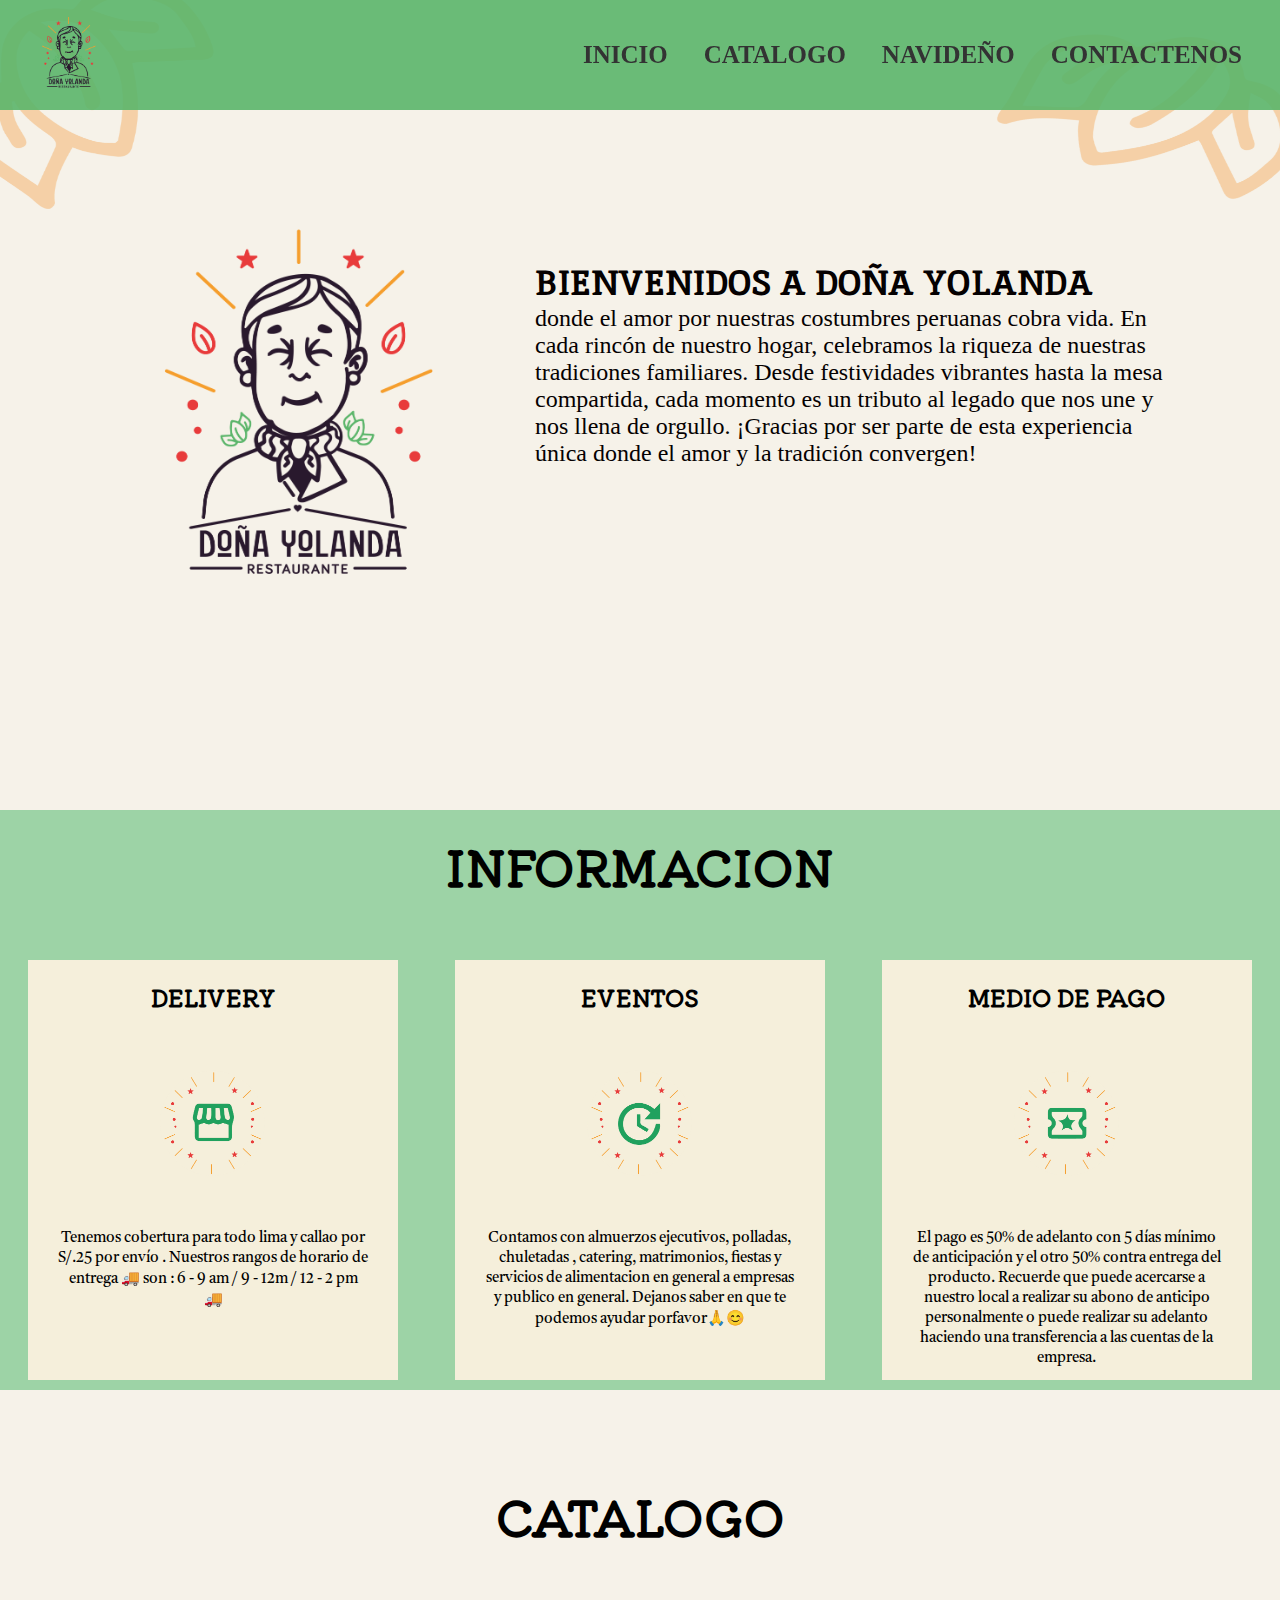
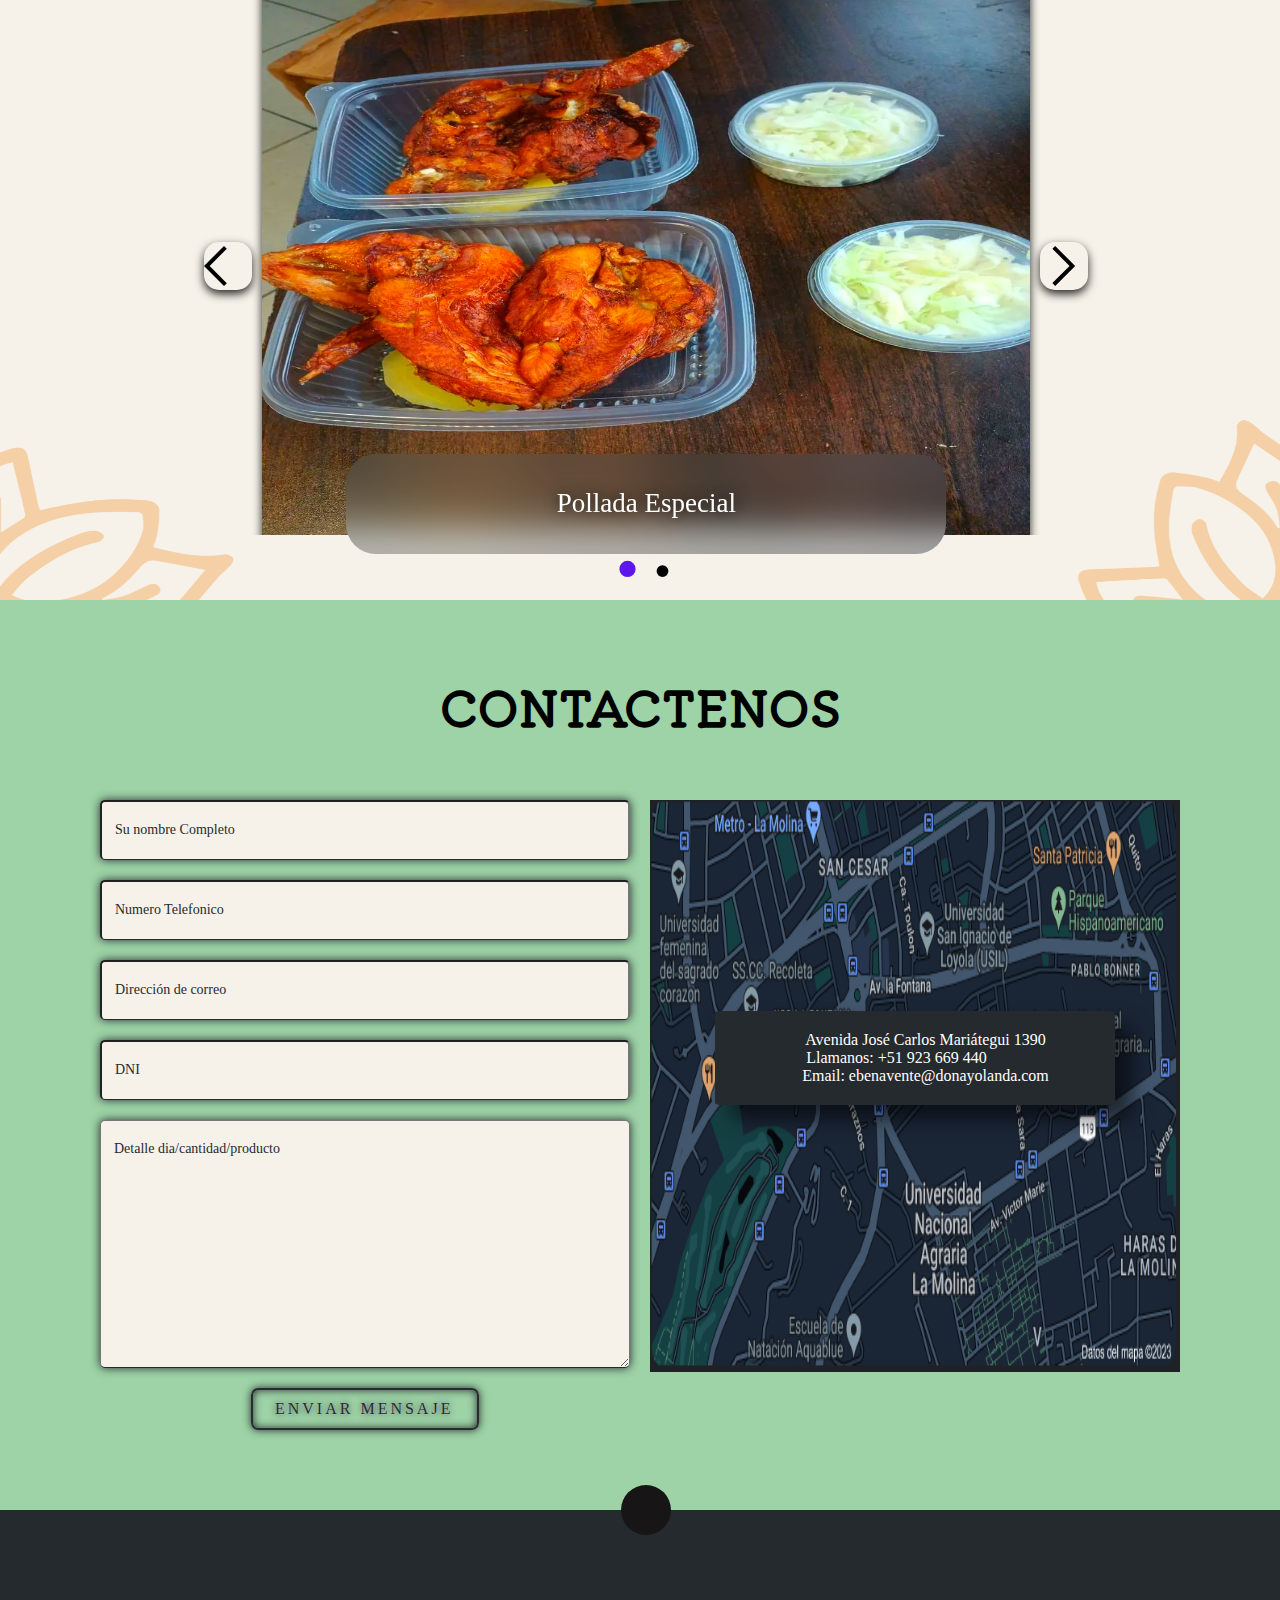
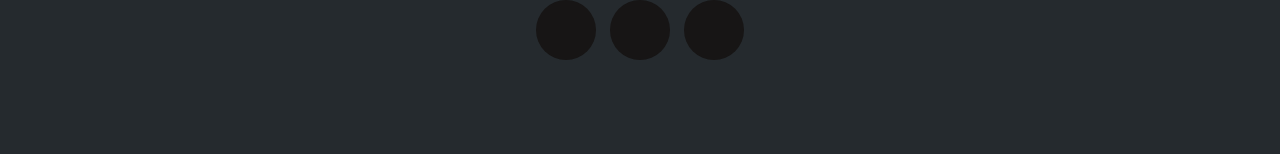
<file: index.html>
<!DOCTYPE html>
<html lang="en">

<head>
    <meta charset="UTF-8">
    <meta name="viewport" content="width=device-width, initial-scale=1.0">
    <meta name="description" content="¡Bienvenid@ a Doña Yolanda! Ofrecemos almuerzos ejecutivos, polladas, chuletadas, catering y 
    servicios de alimentación para empresas y público en general. ">
    <meta name="keywords" content="Doña Yolanda, pollada, chuletada">
    <link rel="stylesheet" href="https://cdnjs.cloudflare.com/ajax/libs/font-awesome/6.4.0/css/all.min.css"
        integrity="sha512-iecdLmaskl7CVkqkXNQ/ZH/XLlvWZOJyj7Yy7tcenmpD1ypASozpmT/E0iPtmFIB46ZmdtAc9eNBvH0H/ZpiBw=="
        crossorigin="anonymous" referrerpolicy="no-referrer" />
    <link rel="canonical" href="https://donayolanda.com/">
    <title>Doña Yolanda</title>
    <link rel="stylesheet" href="style.css">
    <link rel="icon" href="img/DOÑA-YOLANDA_ISOTIPO-22.ico">
</head>

<body>
    <div class="contenedor-header">
        <header>
            <div class="logo">
                <a href="#"><img src="img/DOÑA-YOLANDA_COMPLETO-38.webp" alt=""></a>
            </div>
            <nav id="nav">
                <ul>
                    <li><a id="no-hover" href="#Inicio">INICIO</a></li>
                    <li><a id="no-hover" href="#CATALOGO">CATALOGO</a></li>
                    <li><a id="no-hover" href="public/navidad.html">NAVIDEÑO</a></li>
                    <li><a id="no-hover" href="#contactos">CONTACTENOS</a></li>
                </ul>
            </nav>
            <div class="nav-responsive" onclick="mostrarOcultarMenu()"><i class="fa-solid fa-bars"></i></div>
        </header>
    </div>

    <section id="Inicio" class="Inicio">
        <div class="contenedor-banner">
            <div class="col">
                <img src="img/DOÑA-YOLANDA_COMPLETO-38.webp">
            </div>
            <div class="col">
                <h1>BIENVENIDOS A DOÑA YOLANDA</h1>
                <h4>donde el amor por nuestras costumbres peruanas cobra vida. En cada rincón de nuestro hogar,
                    celebramos la riqueza de nuestras tradiciones familiares. Desde festividades vibrantes hasta
                    la mesa compartida, cada momento es un tributo al legado que nos une y nos llena de orgullo.
                    ¡Gracias por ser parte de esta experiencia única donde el amor y la tradición convergen!
                </h4>
            </div>
        </div>
    </section>

    <section id="servicios" class="servicios">
        <div class="contenedor-servicios">
            <h2>INFORMACION</h2>
            <div class="galeria">
                <div class="servicio">
                    <h3>DELIVERY</h3>
                    <img src="img/story-27.webp" alt="">
                    <p>Tenemos cobertura para todo lima y callao por S/.25 por envío .
                        Nuestros rangos de horario de entrega 🚚 son : 6 - 9 am / 9 - 12m / 12 - 2 pm 🚚
                    </p>
                </div>
                <div class="servicio">
                    <h3>EVENTOS</h3>
                    <img src="img/story-29.webp" alt="">
                    <p>Contamos con almuerzos ejecutivos, polladas, chuletadas , catering, matrimonios, fiestas
                        y servicios de alimentacion en general a empresas y publico en general. Dejanos saber
                        en que te podemos ayudar porfavor🙏😊
                    </p>
                </div>
                <div class="servicio">
                    <h3>MEDIO DE PAGO</h3>
                    <img src="img/story-30.webp" alt="">
                    <p>El pago es 50% de adelanto con 5 días mínimo de anticipación y el otro 50%
                        contra entrega del producto. Recuerde que puede
                        acercarse a nuestro local a realizar su abono de anticipo personalmente
                        o puede realizar su adelanto haciendo una transferencia a las cuentas de la empresa.
                    </p>
                </div>
            </div>
        </div>
        </div>
    </section>

    <section class="contenedor-carrusel" id="CATALOGO">
        <h2>CATALOGO</h2>
        <div class="carrusel">
            <div class="atras">
                <img id="atras" src="img/atras.svg" alt="atras" loading="lazy">
            </div>

            <div class="imagenes">
                <div id="img">
                    <img class="img" src="img/Pollada.webp" alt="imagen 1" loading="lazy">
                </div>

                <div id="texto" class="texto">
                    <h3>Pollada Especial</h3>
                    <p>1/4 de pollada especial, papa sancochada, aji, vinagreta.
                    </p>
                </div>
            </div>

            <div class="adelante" id="adelante">
                <img src="img/adelante.svg" alt="adelante" loading="lazy">
            </div>
        </div>

        <div class="puntos" id="puntos"></div>

    </section>

    <section id="contactos" class="contactos">
        <div class="contenedor-contactos">
            <h2>CONTACTENOS</h2>
            <div class="fila">
                <div class="col">
                    <form action="php/Cotizacion.php" method="POST">
                        <input type="text" placeholder="Su nombre Completo" name="Nombre" required>
                        <input type="text" placeholder="Numero Telefonico" name="Telefono" required>
                        <input type="email" placeholder="Dirección de correo" name="Correo" required>
                        <input type="text" placeholder="DNI" name="DNI" required>
                        <textarea name="Mensaje" id="" cols="30" rows="10" placeholder="Detalle dia/cantidad/producto" required></textarea>
                        <button>
                            <span class="glowing-word">ENVIAR MENSAJE</span><span class="faulty-letter"><i
                                    class="fa-solid fa-paper-plane"></i></span>
                        </button>
                    </form>
                </div>
                <div class="col">
                    <img src="img/ubicacion.png" alt="">
                    <div class="info">
                        <ul>
                            <li>
                                <i class="fa-solid fa-location-dot"></i>
                                <label id="a">Avenida José Carlos Mariátegui 1390</label>
                            </li>
                            <li>
                                <i class="fa-solid fa-mobile-screen"></i>
                                <label id="b"> Llamanos: +51 923 669 440</label>
                            </li>
                            <li>
                                <i class="fa-solid fa-envelope"></i>
                                <label id="c">Email: ebenavente@donayolanda.com</label>
                            </li>
                        </ul>
                    </div>
                </div>
            </div>
        </div>
    </section>

    <footer>
        <a href="#Inicio" class="arriba">
            <i class="fa-solid fa-angles-up"></i>
        </a>
        <div class="redes">
            <a href="#" id="Facebook"><i class="fa-brands fa-facebook-f"></i></a>
            <a href="#" id="Whatsapp"><i class="fa-brands fa-whatsapp"></i></a>
            <a href="#" id="Instagram"><i class="fa-brands fa-instagram"></i></a>
        </div>
    </footer>

    <script src="script.js"></script>
</body>

</html>
</file>
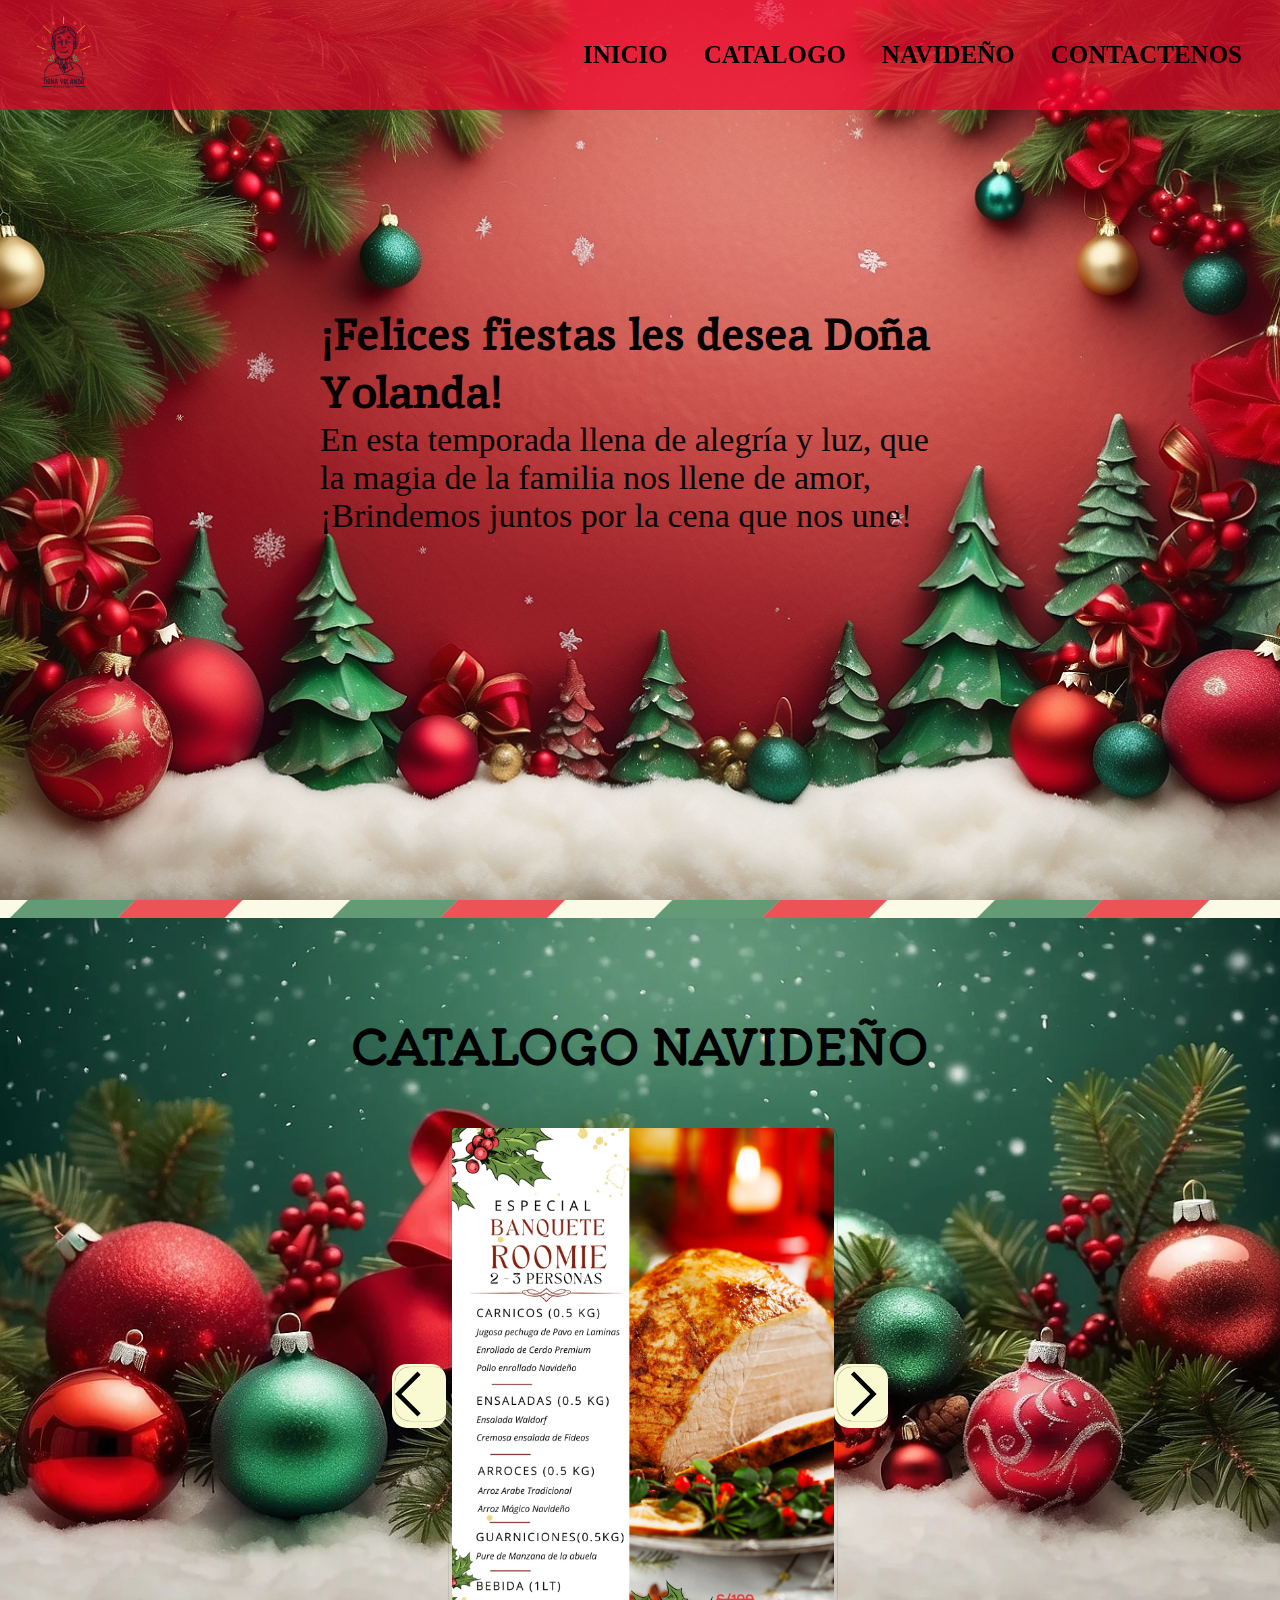
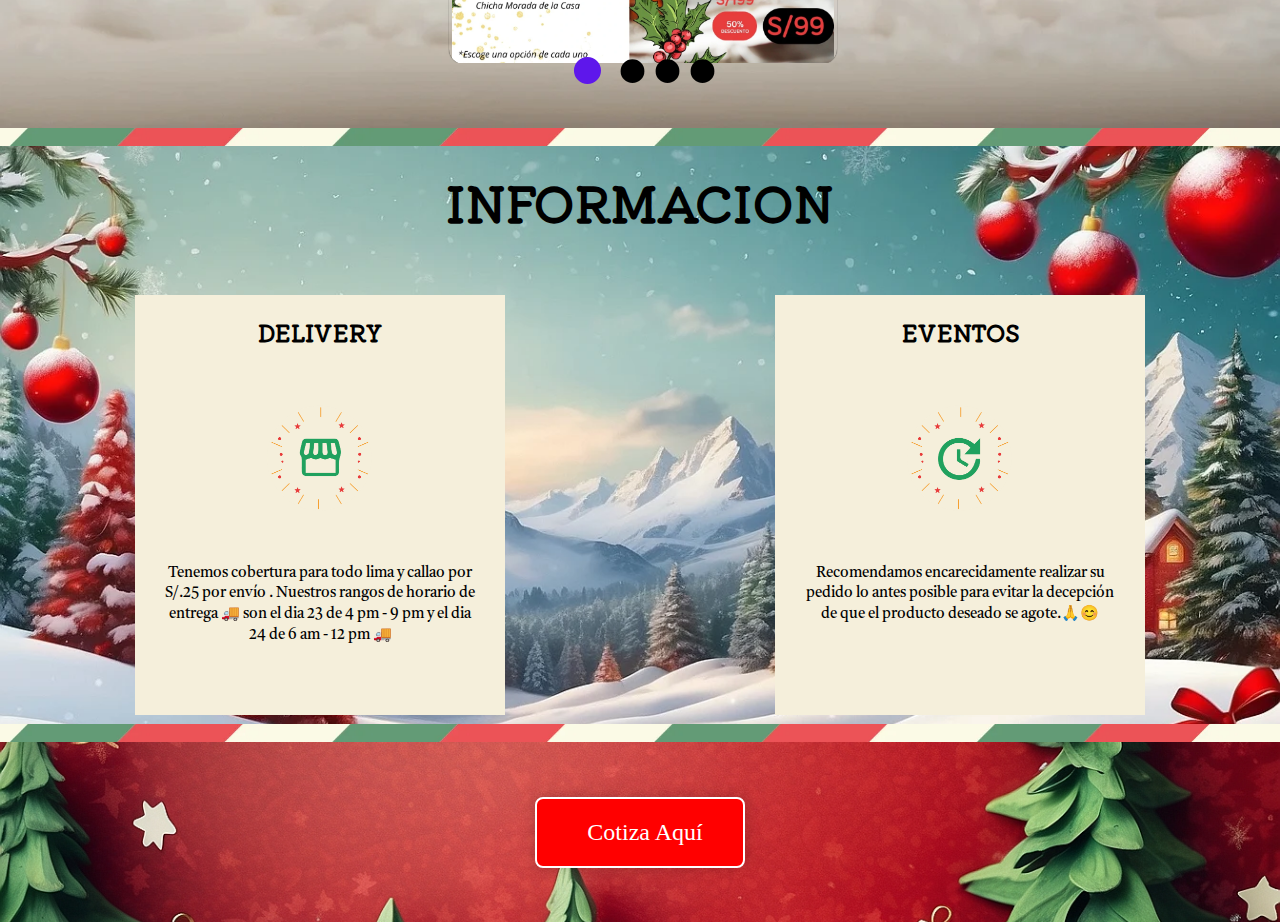
<file: public/navidad.html>
<!DOCTYPE html>
<html lang="en">
<head>
    <meta charset="UTF-8">
    <meta name="viewport" content="width=device-width, initial-scale=1.0">
    <link rel="stylesheet" href="https://cdnjs.cloudflare.com/ajax/libs/font-awesome/6.4.0/css/all.min.css"
        integrity="sha512-iecdLmaskl7CVkqkXNQ/ZH/XLlvWZOJyj7Yy7tcenmpD1ypASozpmT/E0iPtmFIB46ZmdtAc9eNBvH0H/ZpiBw=="
        crossorigin="anonymous" referrerpolicy="no-referrer" />
    <title>Doña Yolanda</title>
    <link rel="icon" href="../img/DOÑA-YOLANDA_ISOTIPO-22.ico">
    <link rel="stylesheet" href="style-na.css">
</head>
<body>
    <div class="contenedor-header">
        <header>
            <div class="logo">
                <a href="#"><img src="../img/DOÑA-YOLANDA_COMPLETO-38.webp" alt=""></a>
            </div>
            <nav id="nav">
                <ul>
                    <li><a id="no-hover" href="../index.html">INICIO</a></li>
                    <li><a id="no-hover" href="../index.html#CATALOGO">CATALOGO</a></li>
                    <li><a id="no-hover" href="navidad.html">NAVIDEÑO</a></li>
                    <li><a id="no-hover" href="../index.html#contactos">CONTACTENOS</a></li>
                </ul>
            </nav>
            <div class="nav-responsive" onclick="mostrarOcultarMenu()"><i class="fa-solid fa-bars"></i></div>
        </header>
    </div>

    <section id="Inicio" class="Inicio">
        <div class="contenedor-banner">
            <div class="col">
                <h1>¡Felices fiestas les desea Doña Yolanda!</h1>
                <h4>En esta temporada llena de alegría y luz,
                    que la magia de la familia nos llene de amor,
                    ¡Brindemos juntos por la cena que nos une!
                </h4>
            </div>
        </div>
    </section>

    <section id="separador" class="separador">
        <div class="contenedero-separador"></div>
    </section>

    <section class="contenedor-carrusel" id="CATALOGO">
        <h2>CATALOGO NAVIDEÑO</h2>
        <div class="carrusel">
            <div class="atras">
                <img id="atras" src="../img/atras.svg" alt="atras" loading="lazy">
            </div>

            <div class="imagenes">
                <div id="img">
                    <img class="img" src="../img/Roomie.webp" alt="imagen 1" loading="lazy">
                </div>
            </div>

            <div class="adelante" id="adelante">
                <img src="../img/adelante.svg" alt="adelante" loading="lazy">
            </div>
        </div>

        <div class="puntos" id="puntos"></div>

    </section>

    <div id="modal" class="modal">
        <img class="modal-content" id="modal-img">
        <div id="caption"></div>
    </div>

    <section id="separador" class="separador">
        <div class="contenedero-separador"></div>
    </section>

    <section id="servicios" class="servicios">
        <div class="contenedor-servicios">
            <h2>INFORMACION</h2>
            <div class="galeria">
                <div class="servicio">
                    <h3>DELIVERY</h3>
                    <img src="../img/story-27.webp" alt="">
                    <p>Tenemos cobertura para todo lima y callao por S/.25 por envío .
                        Nuestros rangos de horario de entrega 🚚 son el dia 23 de 4 pm - 9 pm y el 
                        dia 24 de 6 am - 12 pm 🚚
                    </p>
                </div>
                <div class="servicio">
                    <h3>EVENTOS</h3>
                    <img src="../img/story-29.webp" alt="">
                    <p>Recomendamos encarecidamente realizar su pedido lo antes posible 
                        para evitar la decepción de que el producto deseado se agote.🙏😊
                    </p>
                </div>
            </div>
        </div>
        </div>
    </section>

    <section id="separador" class="separador">
        <div class="contenedero-separador"></div>
    </section>

    <section class="navidad">
        <div class="boton-contenedor">
            <a href="https://wa.me/message/BRD2NANMTAACH1" target="_blank">
                <button class="boton-navideno"><i class="fa-brands fa-whatsapp"></i>Cotiza Aquí</button>
            </a>
        </div>
    </section>

    

<script src="app.js"></script>
</body>
</html>
</file>
<file: style.css>
@import url('https://fonts.cdnfonts.com/css/bariol');
@import url('https://fonts.googleapis.com/css2?family=Inika:wght@400;700&family=Kiwi+Maru&family=Lobster+Two&family=Righteous&family=Tiro+Bangla&family=Work+Sans:wght@100;300;400;600;800&display=swap');
@import url('https://fonts.googleapis.com/css2?family=Roboto:wght@300;400;500;700&display=swap');

:root {
    --glow-color: hsl(210, 8%, 17%);
}

* {
    box-sizing: border-box;
    font-family: 'bariol';
    margin: 0;
    padding: 0;
}

html {
    scroll-behavior: smooth;
}

.contenedor-header {
    background: rgb(91, 181, 106, 0.9);
    position: fixed;
    width: 100%;
    top: 0;
    left: 0;
    z-index: 99;
}

.contenedor-header header {
    max-width: 1900px;
    margin: auto;
    display: flex;
    justify-content: space-between;
    align-items: center;
    padding: 15px 20px;
}

.contenedor-header header .logo img {
    width: 80px;
    margin-right: 10px;
    margin-left: 10px;
}

.contenedor-header header ul {
    display: flex;
    list-style: none;
    margin-left: auto;
    font-size: 25px;
}

.contenedor-header header nav ul li a {
    text-align: none;
    color: #333333;
    margin: 0 15px;
    padding: 3px;
    transition: .5s;
    text-decoration: none;
    font-weight: bold;
}

.contenedor-header header nav ul li a:hover {
    color: #ff9999;
}

.nav-responsive {
    background-color: #252A2E;
    color: #fff;
    padding: 5px 10px;
    border-radius: 5px;
    cursor: pointer;
    display: none;
}

.Inicio {
    background: url(img/fondo4.webp) no-repeat center center;
    background-size: 100% 100%;
    height: 90vh;
    color: #050101;
    display: flex;
}

.Inicio .contenedor-banner {
    display: flex;
    flex-wrap: wrap;
    justify-content: space-around;
    max-width: 1100px;
    margin: auto;
}

.Inicio .contenedor-banner .col {
    position: relative;
    max-width: 640px;
    height: 370px;
    margin: 15px;
    cursor: pointer;
}

.Inicio .contenedor-banner img {
    margin-top: 40px;
    width: 400px;
    height: 100%;
    margin: auto;
    z-index: 2;
}

.Inicio .contenedor-banner .col h1 {
    margin-top: 40px;
    font-size: 35px;
    font-family: 'Inika';
    font-weight: bolder;
    width: auto;
}

.Inicio .contenedor-banner .col h4 {
    font-size: 24px;
    font-weight: normal;
}

.servicios {
    color: #000000;
    padding: 50px 20px;
    height: 90vh;
    display: contents;
    align-items: center;
    justify-content: center;
}

.servicios .contenedor-servicios {
    max-width: 100%;
    margin: auto;
    background: rgb(91, 181, 106, 0.6);
}

.servicios h2 {
    font-size: 48px;
    font-family: 'Kiwi Maru';
    text-align: center;
    padding: 20px 0;
    margin-bottom: 30px;
    justify-content: center;
}

.servicios .galeria {
    display: flex;
    flex-wrap: wrap;
    justify-content: space-around;
}

.servicios .galeria .servicio {
    position: relative;
    max-width: 370px;
    height: 420px;
    margin: 10px;
    cursor: pointer;
    background: rgb(245, 239, 219, 1);
}

.servicios .galeria .servicio h3 {
    font-size: 23px;
    font-family: 'Kiwi Maru';
    text-align: center;
    padding: 20px 0;
    margin-bottom: 30px;
}

.servicios .galeria .servicio img {
    margin: auto;
    display: block;
    width: 120px;
}

.servicios .galeria .servicio p {
    font-size: 15px;
    font-family: 'Tiro Bangla';
    text-align: center;
    padding: 20px 0;
    margin: 30px;
    margin-bottom: 30px;
}

.servicios .galeria .servicio:hover {
    box-shadow: 0px 0px 40px rgb(7, 3, 0);
}

.contenedor-carrusel {
    background: url(img/fondo2.webp) no-repeat center center #cfd8dc;
    background-size: 100% 100%;
    display: flex;
    flex-direction: column;
    align-items: center;
    justify-content: center;
    padding-top: 70px;
    overflow: hidden;
    height: 90vh;
}

.contenedor-carrusel h2 {
    font-size: 48px;
    font-family: 'Kiwi Maru';
    text-align: center;
    padding: 20px 0;
    margin-bottom: 30px;
    justify-content: center;
}

.contenedor-carrusel .carrusel {
    display: flex;
    align-items: center;
    justify-content: center;
    overflow: hidden;
    width: 100%;
    height: 100vh;
    margin-left: 1%;
}

.contenedor-carrusel .imagenes {
    display: flex;
    flex-direction: column;
    align-items: center;
    justify-content: end;
}

.contenedor-carrusel img {
    box-shadow: 0px 4px 10px 0px rgba(0, 0, 0, 0.85);
    max-height: 576px;
    /* Cambié width a max-height */
    max-width: 1134px;
    /* Cambié height a max-width */
    border-radius: 15px;
    margin: 5px;
    object-fit: cover;
    filter: saturate(175%);
}

.contenedor-carrusel .texto {
    overflow: hidden;
    position: absolute;
    flex-direction: column;
    transform: translateY(0px);
    margin-bottom: 9px;
    backdrop-filter: blur(20px);
    background-color: rgba(63, 106, 138, 0.21);
    display: flex;
    align-items: center;
    justify-content: center;
    border-radius: 30px;
}

.contenedor-carrusel .texto h3 {
    text-shadow: 0px 0px 15px black;
    padding-top: 40px;
    color: white;
    font-weight: 300;
    font-size: 27px;
}

.contenedor-carrusel .texto p {
    align-items: center;
    padding: 20px;
    color: white;
    font-size: 0px;
    font-weight: 300;
}

.contenedor-carrusel .imagenes .texto {
    width: 600px;
    height: 100px;
    transition: 1s;
}

@media screen and (min-width: 951px) {

    /* Estilos específicos para pantallas más grandes */
    .contenedor-carrusel .imagenes:hover .texto {
        transition: height 1s, transform 1s, background-color 1s;
        transform: translateY(-150px);
        height: 300px;
        background-color: rgba(63, 106, 138, 0.71);
    }

    .contenedor-carrusel .imagenes:hover .texto p {
        transition: font-size 0s .2s linear;
        font-size: 23px;
        font-weight: 300;
        text-shadow: 0px 0px 10px #000000;
    }
}

.contenedor-carrusel h2 {
    font-size: 48px;
    font-family: 'Kiwi Maru';
    text-align: center;
    padding: 20px 0;
    margin-bottom: 30px;
    justify-content: center;
}

.puntos {
    display: flex;
    align-items: center;
    justify-content: center;
}

.puntos p {
    font-size: 100px;
    font-weight: 500;
    margin-top: -50px;
    color: black;
}

.puntos .bold {
    font-weight: 700;
    margin-left: 10px;
    margin-right: 10px;
    color: #5E17EB;
}

.contactos {
    background: rgb(91, 181, 106, 0.6);
    background-size: 100% 100%;
    color: #fff;
    padding: 50px 0;
}

.contactos .contenedor-contactos {
    max-width: 1100px;
    margin: auto;
}

.contactos h2 {
    font-size: 48px;
    font-family: 'Kiwi Maru';
    color: #000000;
    text-align: center;
    padding: 20px 0;
    margin-bottom: 30px;
}

.contactos .fila {
    display: flex;
}

.contactos .col {
    width: 50%;
    padding: 10px;
    position: relative;
}

.contactos .col .info {
    position: absolute;
    top: 40%;
    background-color: #252A2E;
    padding: 20px;
    width: 400px;
    left: 50%;
    transform: translate(-50%, -50%);
    box-shadow: 16px 14px 20px #0000008c;
    border-radius: 2%;
    display: flex;
    align-items: center;
    justify-content: center;
}

.contactos .col img {
    width: 100%;
    height: 88%;
    display: block;
}

.contactos .col .info ul {
    list-style: none;
}

.contactos .col .info ul li i {
    color: #1CB698;
    display: inline-block;
    margin-right: 10px;
}

.contactos .col .info ul li #a {
    margin-left: 10px;
    font-family: 'borial';
}

.contactos .col .info ul li #b {
    margin-left: 11px;
    font-family: 'borial';
}

.contactos .col .info ul li #c {
    margin-left: 7px;
    font-family: 'borial';
}

.contactos .col input,
.contactos .col textarea {
    display: block;
    width: 100%;
    padding: 18px;
    margin-bottom: 20px;
    background-color: #f6f2e9;
    outline: none;
    border-bottom: 1px solid #252A2E;
    color: #252A2E;
    font-size: 18px;
    box-sizing: border-box;
    border-radius: 5px;
    box-shadow: 0px 0px 10px 0px #252A2E;
}

.contactos .col input::placeholder {
    color: #252A2E;
    position: absolute;
    top: 20px;
    left: 8px;
    font-size: 14px;
    padding: 0px 5px;
    transition: 0.3s;
    pointer-events: none;
}

.contactos .col textarea::placeholder {
    color: #252A2E;
    position: absolute;
    top: 20px;
    left: 8px;
    font-size: 14px;
    padding: 0px 5px;
    transition: 0.3s;
    pointer-events: none;
}

.contactos .col input:focus {
    box-shadow: 0px 0px 30px #252A2E;
}

.contactos .col textarea:focus {
    box-shadow: 0px 0px 30px #252A2E;
}

.contactos .col input:focus::placeholder {
    top: -20px;
    font-size: 12px;
    color: #252A2E;
}

.contactos .col textarea:focus::placeholder {
    top: -20px;
    font-size: 12px;
    color: #252A2E;
}

.contactos button {
    cursor: pointer;
    background: none;
    background-color: transparent;
    border: 0.15em solid var(--glow-color);
    border-radius: 0.45em;
    perspective: none;
    width: fit-content;
    display: block;
    margin: 20px auto;
    padding: 10px 22px;
    font-size: 16px;
    color: var(--glow-color);
    position: relative;
    z-index: 10;
    font-family: "Raleway", sans-serif;
    letter-spacing: 3px;

    -webkit-box-shadow: inset 0px 0px 0.5em 0px var(--glow-color),
        0px 0px 0.5em 0px var(--glow-color);
    -moz-box-shadow: inset 0px 0px 0.5em 0px var(--glow-color),
        0px 0px 0.5em 0px var(--glow-color);
    box-shadow: inset 0px 0px 0.5em 0px var(--glow-color),
        0px 0px 0.5em 0px var(--glow-color);
    animation: border-flicker 2s linear infinite;
}

.glowing-word {
    float: left;
    margin-right: 0.1em;
    -webkit-text-shadow: 0 0 0.125em hsl(0 0% 100% / 0.3),
        0 0 0.45em var(--glow-color);
    -moz-text-shadow: 0 0 0.125em hsl(0 0% 100% / 0.3),
        0 0 0.45em var(--glow-color);
    text-shadow: 0 0 0.125em hsl(0 0% 100% / 0.3), 0 0 0.45em var(--glow-color);
    animation: text-flicker 3s linear infinite;
}

.faulty-letter {
    opacity: 0.5;
    animation: faulty-flicker 2s linear infinite;
}

.contactos button::before {
    content: "";
    position: absolute;
    top: 0;
    bottom: 0;
    left: 0;
    right: 0;
    opacity: 0;
    filter: blur(1em);
    transform: translateY(120%) rotateX(95deg) scale(1, 0.35);
    background: var(--glow-color);
    pointer-events: none;
}

.contactos button::after {
    content: "";
    position: absolute;
    top: 0;
    left: 0;
    right: 0;
    bottom: 0;
    opacity: 0;
    z-index: -1;
    background-color: var(--glow-color);
    box-shadow: 0 0 2em 0.2em var(--glow-color);
    transition: opacity 100ms linear;
}

.contactos button:hover {
    color: #f6f2e9;
    text-shadow: none;
    animation: none;
}

.contactos button:hover .glowing-word {
    animation: none;
}

.contactos button:hover .faulty-letter {
    animation: none;
    text-shadow: none;
    opacity: 1;
}

.contactos button:hover:before {
    filter: blur(1.5em);
    opacity: 0;
    transform: translateY(120%) rotateX(95deg) scale(1, 0.35);
}

.contactos button:hover:after {
    opacity: 1;
}

@keyframes faulty-flicker {
    0% {
        opacity: 0.1;
    }

    2% {
        opacity: 0.1;
    }

    4% {
        opacity: 0.5;
    }

    19% {
        opacity: 0.5;
    }

    21% {
        opacity: 0.1;
    }

    23% {
        opacity: 1;
    }

    80% {
        opacity: 0.5;
    }

    83% {
        opacity: 0.4;
    }

    87% {
        opacity: 1;
    }
}

@keyframes text-flicker {
    0% {
        opacity: 0.1;
    }

    2% {
        opacity: 1;
    }

    8% {
        opacity: 0.1;
    }

    9% {
        opacity: 1;
    }

    12% {
        opacity: 0.1;
    }

    20% {
        opacity: 1;
    }

    25% {
        opacity: 0.3;
    }

    30% {
        opacity: 1;
    }

    70% {
        opacity: 0.7;
    }

    72% {
        opacity: 0.2;
    }

    77% {
        opacity: 0.9;
    }

    100% {
        opacity: 0.9;
    }
}

@keyframes border-flicker {
    0% {
        opacity: 0.1;
    }

    2% {
        opacity: 1;
    }

    4% {
        opacity: 0.1;
    }

    8% {
        opacity: 1;
    }

    70% {
        opacity: 0.7;
    }

    100% {
        opacity: 1;
    }
}

@media only screen and (max-width: 600px) {
    .contacto button {
        font-size: 1em;
    }
}

footer {
    background-color: #252A2E;
    color: #fff;
    padding: 50px 0 30px 0;
    text-align: center;
    position: relative;
    width: 100%;
}

footer .redes {
    margin-bottom: 20px;
}

footer .redes a {
    color: #666;
    display: inline-block;
    text-decoration: none;
    background: #171515;
    border-radius: 50%;
    width: 60px;
    height: 60px;
    line-height: 60px;
    margin: 40px 5px;
    font-size: 30px;
    transition: .5s;
    text-align: center;
}

footer .redes a:before {
    content: '';
    position: absolute;
    top: 0;
    left: 0;
    width: 100%;
    height: 100%;
    border-radius: 50%;
    background: #d35400;
    transition: .5s;
    transform: scale(.9);
    z-index: -1;
}

footer .redes a:hover::before {
    transform: scale(0.98);
    box-shadow: 0 0 15px #d35400;
    filter: blur(3px);
}

footer .redes a:hover {
    color: #ffa502;
    box-shadow: 0 0 15px #d35400;
    text-shadow: 0 0 15px #d35400;
}

footer .arriba {
    display: block;
    width: 50px;
    height: 50px;
    background: #171515;
    color: #fff;
    position: absolute;
    left: 48.5%;
    transition: .5s;
    top: -25px;
    border-radius: 50%;
    line-height: 50px;
    font-size: 18px;
}

footer .arriba::before {
    content: '';
    position: absolute;
    top: 0;
    left: 0;
    width: 100%;
    height: 100%;
    border-radius: 50%;
    background: #d35400;
    transition: .5s;
    transform: scale(.9);
    z-index: -1;
}

footer .arriba:hover::before {
    transform: scale(1.2);
    box-shadow: 0 0 15px #d35400;
    filter: blur(3px);
}

footer .arriba:hover {
    color: #ffa502;
    box-shadow: 0 0 15px #d35400;
    text-shadow: 0 0 15px #d35400;
}

@media screen and (max-width:950px) {
    nav {
        display: none;
    }

    .nav-responsive {
        display: block;
        float: right;
    }

    .contenedor-header header {
        flex-direction: row-reverse;
    }

    nav.responsive {
        display: block;
        position: absolute;
        right: 0;
        top: 60px;
        background-color: rgba(245, 245, 220, 1);
        width: 220px;
    }

    nav.responsive ul {
        display: block !important;
    }

    nav.responsive ul li {
        border-bottom: 1px solid #fff;
        padding: 10px 0;
    }

    #no-hover {
        color: #000000;
        text-decoration: none;
        border: none;
    }
}

@media screen and (max-width: 950px) {
    .Inicio .contenedor-banner .col h4 {
        font-size: 24px;
        font-weight: normal;
        margin: auto;
    }

    .contenedor-header {
        background: rgb(91, 181, 106, 0.3);
        position: fixed;
        width: 100%;
        top: 0;
        left: 0;
        z-index: 99;
    }

    .contenedor-header .logo {
        display: none;
    }

    .contenedor-carrusel {
        padding: 70px 5vw;
        /* Ajusta el padding en pantallas más pequeñas */
    }

    .contenedor-carrusel .carrusel {
        height: 50%;
    }

    .contenedor-carrusel .img {
        max-height: 400px;
        /* Ajusta el tamaño máximo de la imagen en pantallas más pequeñas */
        max-width: 100%;
        /* Ajusta el tamaño máximo de la imagen en pantallas más pequeñas */
    }

    .contenedor-carrusel .imagenes .texto {
        width: 50%;
        /* Ajuste para pantallas más pequeñas */
        height: 6%;
        /* Ajuste para pantallas más pequeñas */
        font-size: 14px;
        /* Ajuste para pantallas más pequeñas */
    }

    #texto h3 {
        color: #000000;
        text-decoration: none;
        border: none;
    }

    #texto p {
        color: #000000;
        text-decoration: none;
        border: none;
    }

    .puntos {

        display: flex;
        /* Mantén el display flex en pantallas más pequeñas */
        justify-content: center;
        /* Centra los elementos horizontalmente en el eje principal */
        align-items: center;
        /* Centra los elementos verticalmente en el eje transversal */
    }

    .contactos .fila {
        display: block;
    }

    .contactos .fila .col {
        width: 100%;
    }
}

@media screen and (max-width: 480px) {
    .nav-responsive {
        background-color: #252A2E;
        color: #fff;
        padding: 5px 10px;
        border-radius: 5px;
        cursor: pointer;
    }

    .Inicio {
        width: auto;
    }

    .Inicio .contenedor-banner{
        max-width: 400px;
    }

    .Inicio .contenedor-banner .col h4 {
        font-size: 20px;
        font-weight: normal;
        margin: auto;
    }

    .info {
        width: 300px;
    }

}
</file>
<file: public/style-na.css>
@import url('https://fonts.cdnfonts.com/css/bariol');
@import url('https://fonts.googleapis.com/css2?family=Inika:wght@400;700&family=Kiwi+Maru&family=Lobster+Two&family=Righteous&family=Tiro+Bangla&family=Work+Sans:wght@100;300;400;600;800&display=swap');
@import url('https://fonts.googleapis.com/css2?family=Roboto:wght@300;400;500;700&display=swap');

:root {
    --glow-color: hsl(30, 100%, 50%);
}

* {
    box-sizing: border-box;
    font-family: 'bariol';
    margin: 0;
    padding: 0;
}

html {
    scroll-behavior: smooth;
}

.contenedor-header {
    background: rgba(240, 3, 43, 0.7);
    position: fixed;
    width: 100%;
    top: 0;
    left: 0;
    z-index: 99;
}

.contenedor-header header {
    max-width: 1900px;
    margin: auto;
    display: flex;
    justify-content: space-between;
    align-items: center;
    padding: 15px 20px;
}

.contenedor-header header .logo img {
    width: 80px;
    margin-right: 5px;
    margin-left: 5px;
}

.contenedor-header header ul {
    display: flex;
    list-style: none;
    margin-left: auto;
    font-size: 25px;
}

.contenedor-header header nav ul li a {
    text-align: none;
    color: #000000;
    margin: 0 15px;
    padding: 3px;
    transition: .5s;
    text-decoration: none;
    font-weight: bold;
}

.contenedor-header header nav ul li a:hover {
    color: #ff9999;
}

.nav-responsive {
    background-color: #252A2E;
    color: #fff;
    padding: 5px 10px;
    border-radius: 5px;
    cursor: pointer;
    display: none;
}

.Inicio {
    background: url(../img/rojo2.webp) no-repeat center center;
    background-size: cover;
    height: 100vh;
    color: #050101;
    display: flex;
}

.Inicio .contenedor-banner {
    display: flex;
    flex-wrap: wrap;
    justify-content: space-around;
    max-width: 1100px;
    margin: auto;
}

.Inicio .contenedor-banner .col {
    position: relative;
    max-width: 640px;
    height: 370px;
    margin: 15px;
    cursor: pointer;
}

.Inicio .contenedor-banner img {
    margin-top: 40px;
    width: 400px;
    height: 100%;
    margin: auto;
    z-index: 2;
}

.Inicio .contenedor-banner .col h1 {
    margin-top: 40px;
    font-size: 45px;
    font-family: 'Inika';
    font-weight: bolder;
    width: auto;
}

.Inicio .contenedor-banner .col h4 {
    font-size: 34px;
    font-weight: normal;
}

.separador{
    background: url(../img/separador.webp) no-repeat center center;
    background-size: cover;
    height: 2vh;
    color: #050101;
    display: flex;
}

.servicios {
    color: #000000;
    padding: 50px 20px;
    height: 100vh;
    display: contents;
    align-items: center;
    justify-content: center;
}

.servicios .contenedor-servicios {
    max-width: 100%;
    margin: auto;
    background:  url(../img/blanco.webp) no-repeat center center;
    background-size: cover;
}

.servicios h2 {
    font-size: 48px;
    font-family: 'Kiwi Maru';
    text-align: center;
    padding: 20px 0;
    margin-bottom: 30px;
    justify-content: center;
}

.servicios .galeria {
    display: flex;
    flex-wrap: wrap;
    justify-content: space-around;
}

.servicios .galeria .servicio {
    position: relative;
    max-width: 370px;
    height: 420px;
    margin: 9px;
    cursor: pointer;
    background: rgb(245, 239, 219, 1);
}

.servicios .galeria .servicio h3 {
    font-size: 23px;
    font-family: 'Kiwi Maru';
    text-align: center;
    padding: 20px 0;
    margin-bottom: 30px;
}

.servicios .galeria .servicio img {
    margin: auto;
    display: block;
    width: 120px;
}

.servicios .galeria .servicio p {
    font-size: 15px;
    font-family: 'Tiro Bangla';
    text-align: center;
    padding: 20px 0;
    margin: 30px;
    margin-bottom: 30px;
}

.servicios .galeria .servicio:hover {
    box-shadow: 0px 0px 40px rgb(7, 3, 0);
}

.contenedor-carrusel {
    background: url(../img/verde.webp) no-repeat center center #cfd8dc;
    background-size: 100% 100%;
    display: flex;
    flex-direction: column;
    align-items: center;
    justify-content: center;
    padding-top: 70px;
    overflow: hidden;
    height: 90vh;
}

.contenedor-carrusel h2 {
    font-size: 48px;
    font-family: 'Kiwi Maru';
    text-align: center;
    padding: 20px 0;
    margin-bottom: 30px;
    justify-content: center;
}

.contenedor-carrusel .carrusel {
    display: flex;
    align-items: center;
    justify-content: center;
    overflow: hidden;
    width: 100%;
    height: 100vh;
}

.contenedor-carrusel .carrusel .atras{
    background: #FAFAD2;
    border-radius: 15px;
}
.contenedor-carrusel .carrusel .adelante{
    background: #FAFAD2;
    border-radius: 15px;
}

.contenedor-carrusel .imagenes {
    display: flex;
    flex-direction: column;
    align-items: center;
    justify-content: end;
}

.contenedor-carrusel img {
    box-shadow: 0px 0px 1px 0px rgba(0, 0, 0, 0.85);
    width: 100%; /* La imagen se escalará con el ancho del contenedor */
    max-width: 100%; /* La imagen nunca superará el ancho del contenedor */
    height: auto; /* La altura se ajustará automáticamente para mantener la proporción */
    border-radius: 15px;
    margin: 3px;
    object-fit: contain; 
}
.contenedor-carrusel .carrusel img {
    max-height: 60vh; /* Por ejemplo, la imagen no superará el 80% de la altura de la ventana */
}

.contenedor-carrusel .texto {
    overflow: hidden;
    position: absolute;
    flex-direction: column;
    transform: translateY(0px);
    margin-bottom: 9px;
    backdrop-filter: blur(20px);
    background-color: rgba(63, 106, 138, 0.21);
    display: flex;
    align-items: center;
    justify-content: center;
    border-radius: 30px;
}

.contenedor-carrusel .texto h3 {
    text-shadow: 0px 0px 15px black;
    padding-top: 40px;
    color: white;
    font-weight: 300;
    font-size: 27px;
}

.contenedor-carrusel .texto p {
    align-items: center;
    padding: 20px;
    color: white;
    font-size: 0px;
    font-weight: 300;
}

.contenedor-carrusel .imagenes .texto {
    width: 600px;
    height: 100px;
    transition: 1s;
}

@media screen and (min-width: 951px) {

    /* Estilos específicos para pantallas más grandes */
    .contenedor-carrusel .imagenes:hover .texto {
        transition: height 1s, transform 1s, background-color 1s;
        transform: translateY(-150px);
        height: 300px;
        background-color: rgba(63, 106, 138, 0.71);
    }

    .contenedor-carrusel .imagenes:hover .texto p {
        transition: font-size 0s .2s linear;
        font-size: 23px;
        font-weight: 300;
        text-shadow: 0px 0px 10px #000000;
    }
}

.contenedor-carrusel h2 {
    font-size: 48px;
    font-family: 'Kiwi Maru';
    text-align: center;
    padding: 20px 0;
    margin-bottom: 30px;
    justify-content: center;
}

.puntos {
    display: flex;
    align-items: center;
    justify-content: center;
}

.puntos p {
    font-size: 100px;
    font-weight: 500;
    margin-top: -50px;
    color: black;
    opacity: 1;
}

.puntos .bold {
    font-weight: 700;
    margin-left: 10px;
    margin-right: 10px;
    color: #5E17EB;
}

@media (max-width: 450px) {
    .puntos p {
        opacity: 0; /* Los puntos se vuelven completamente transparentes */
    }
}

.modal {
    display: none; /* Hidden by default */
    position: fixed; /* Stay in place */
    z-index: 1; /* Sit on top */
    padding-top: 100px; /* Location of the box */
    left: 0;
    top: 0;
    width: 100%; /* Full width */
    height: 100%; /* Full height */
    overflow: auto; /* Enable scroll if needed */
    background-color: rgb(0,0,0); /* Fallback color */
    background-color: rgba(0,0,0,0.9); /* Black w/ opacity */
  }
  
  .modal-content {
    margin: auto;
    display: block;
    width: 80%;
    max-width: 700px;
  }

.navidad{   
    display: flex;
    justify-content: center;
    align-items: center;
    width: 100%;
    height: 20vh;
    margin: auto;
    background: url(../img/rojo1.webp) no-repeat center center #cfd8dc;
    background-size: cover;
}  

.boton-contenedor {
    text-align: center;
    
}

.boton-navideno {
    background-color: red;
    color: white;
    border: none;
    padding: 20px 40px; /* Aumentado para hacer el botón más grande */
    font-size: 24px; /* Tamaño de letra más grande */
    border-radius: 8px;
    cursor: pointer;
    outline: none;
    transition: all 0.3s ease;
    border: 2px solid white;
    box-shadow: 0 0 15px rgba(0, 0, 0, 0.2);
}

.boton-navideno i{
    margin-right: 10px;

}


.boton-navideno:hover {
    background-color: green;
    box-shadow: 0 0 25px white;
}

@media screen and (max-width:950px) {
    nav {
        display: none;
    }

    .contenedor-header .logo {
        display: none;
    }

    .nav-responsive {
        display: block;
        float: right;
    }

    .contenedor-header header {
        flex-direction: row-reverse;
    }

    nav.responsive {
        display: block;
        position: absolute;
        right: 0;
        top: 60px;
        background-color: rgba(245, 245, 220, 1);
        width: 220px;
    }

    nav.responsive ul {
        display: block !important;
    }

    nav.responsive ul li {
        border-bottom: 1px solid #fff;
        padding: 10px 0;
    }

    #no-hover {
        color: #000000;
        text-decoration: none;
        border: none;
    }
}

@media screen and (max-width: 480px) {
    .nav-responsive {
        background-color: #252A2E;
        color: #fff;
        padding: 5px 10px;
        border-radius: 5px;
        cursor: pointer;
    }

    .Inicio {
        width: auto;
    }

    .Inicio .contenedor-banner{
        max-width: 400px;
    }

    .Inicio .contenedor-banner .col h4 {
        font-size: 20px;
        font-weight: normal;
        margin: auto;
    }

    .info {
        width: 300px;
    }

}
</file>
